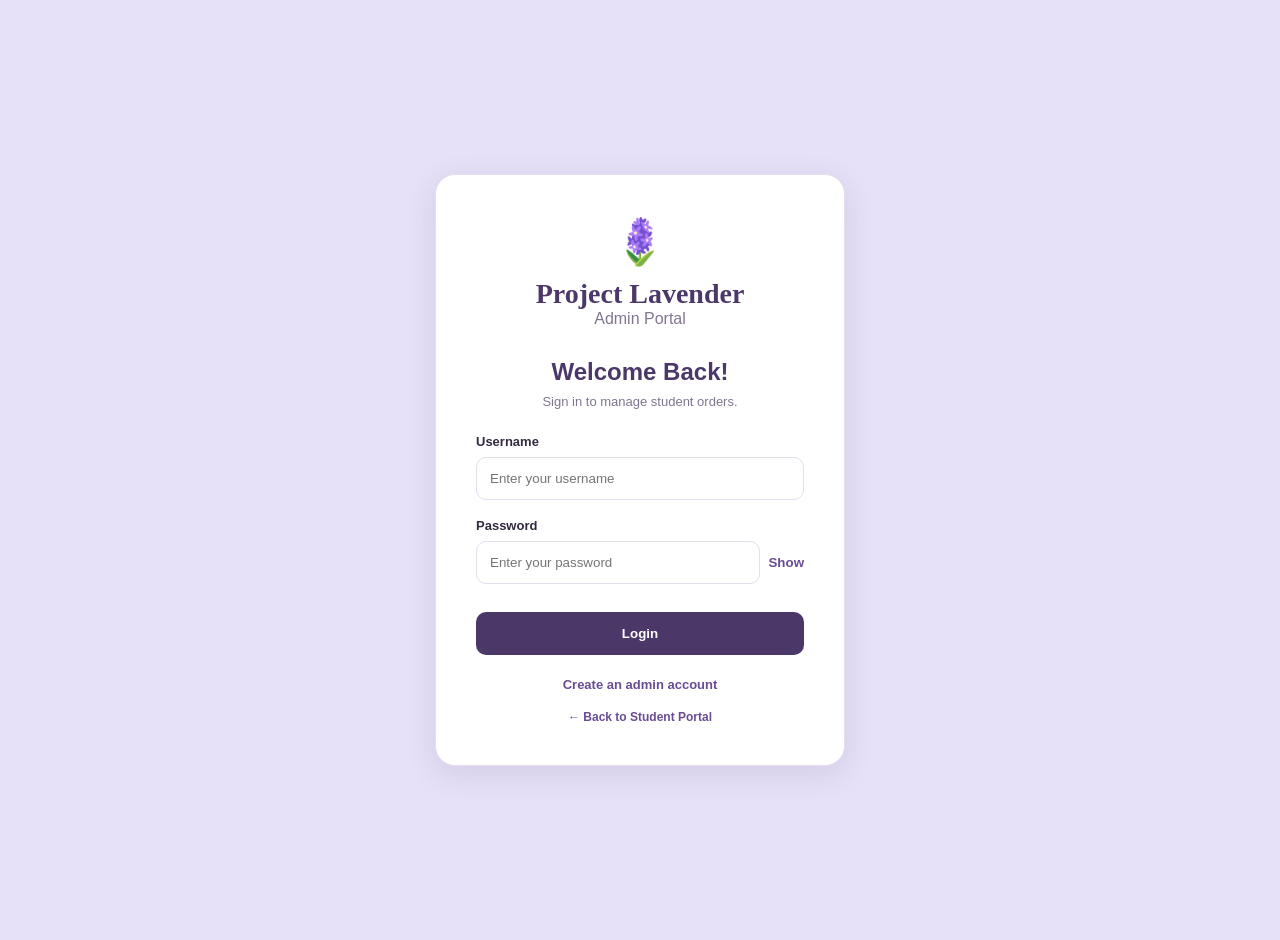
<file: index.html>
<!DOCTYPE html>
<html lang="en">
<head>
    <meta charset="UTF-8">
    <meta name="viewport" content="width=device-width, initial-scale=1.0">
    <title>Project Lavender Admin</title>

    <meta http-equiv="refresh" content="0; url=admin_login.html">
</head>
<body>
    <p>Redirecting to Admin Login...</p>
</body>
</html>
</file>
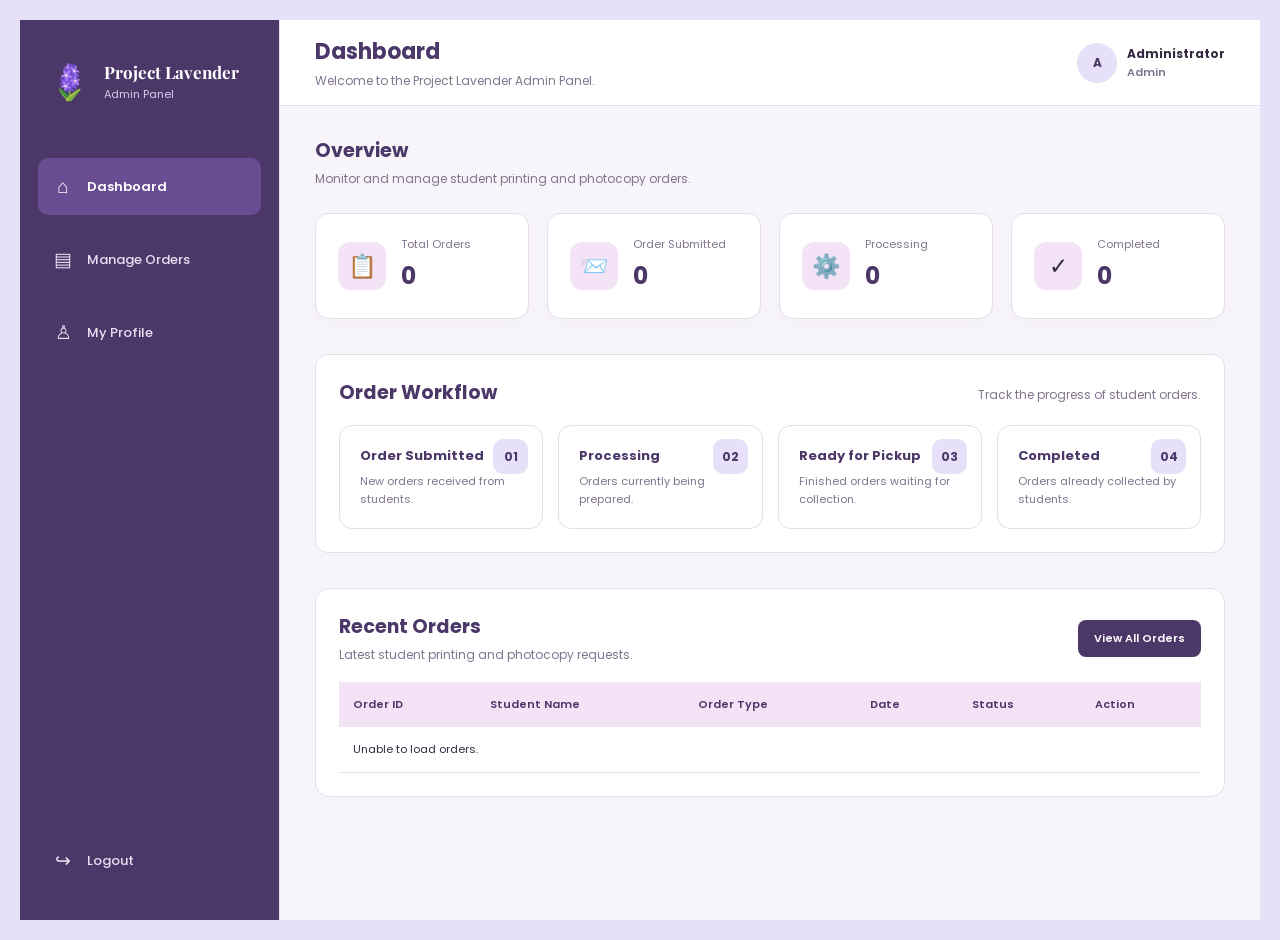
<file: admin_dashboard.html>
<!DOCTYPE html>
<html lang="en">
<head>
    <meta charset="UTF-8">
    <meta name="viewport" content="width=device-width, initial-scale=1.0">
    <meta name="theme-color" content="#E6E0F8">

    <title>Admin Dashboard | Project Lavender</title>

    <link rel="stylesheet" href="admin.css">
    <link href="https://fonts.googleapis.com/css2?family=Poppins:wght@400;500;600;700&family=Playfair+Display:wght@600;700&display=swap" rel="stylesheet">
</head>
<body>

    <div class="admin-container">

        <aside class="sidebar" id="sidebar">

            <div class="sidebar-brand">
                <span class="brand-icon">🪻</span>
                <div>
                    <h2>Project Lavender</h2>
                    <p>Admin Panel</p>
                </div>
            </div>

            <nav class="sidebar-nav">
                <a href="admin_dashboard.html" class="nav-link active">
                    <span>⌂</span>
                    Dashboard
                </a>

                <a href="admin_order.html" class="nav-link">
                    <span>▤</span>
                    Manage Orders
                </a>
                <a href="admin_profile.html" class="nav-link">
                    <span>♙</span>
                    My Profile
                </a>
            </nav>

            <div class="sidebar-bottom">
                <a href="admin_login.html" class="nav-link" id="logoutBtn">
                    <span>↪</span>
                    Logout
                </a>
            </div>

        </aside>

        <main class="main-content">

            <header class="topbar">
                <button type="button" class="menu-toggle" id="menuToggle" aria-label="Toggle navigation">
                    ☰
                </button>

                <div class="topbar-title">
                    <h1>Dashboard</h1>
                    <p>Welcome to the Project Lavender Admin Panel.</p>
                </div>

                <div class="admin-profile">
                    <span class="admin-avatar">A</span>
                    <div>
                        <strong>Administrator</strong>
                        <small>Admin</small>
                    </div>
                </div>
            </header>

            <section class="dashboard-content">

                <div class="welcome-section">
                    <h2>Overview</h2>
                    <p>Monitor and manage student printing and photocopy orders.</p>
                </div>

                <div class="stats-container">

                    <article class="stat-card">
                        <div class="stat-icon">📋</div>
                        <div>
                            <p>Total Orders</p>
                            <h3 id="totalOrders">0</h3>
                        </div>
                    </article>

                    <article class="stat-card">
                        <div class="stat-icon">📨</div>
                        <div>
                            <p>Order Submitted</p>
                            <h3 id="submittedOrders">0</h3>
                        </div>
                    </article>

                    <article class="stat-card">
                        <div class="stat-icon">⚙️</div>
                        <div>
                            <p>Processing</p>
                            <h3 id="processingOrders">0</h3>
                        </div>
                    </article>

                    <article class="stat-card">
                        <div class="stat-icon">✓</div>
                        <div>
                            <p>Completed</p>
                            <h3 id="completedOrders">0</h3>
                        </div>
                    </article>

                </div>

                <section class="workflow-section">
                    <div class="section-heading">
                        <h2>Order Workflow</h2>
                        <p>Track the progress of student orders.</p>
                    </div>

                    <div class="workflow-container">

                        <article class="workflow-card">
                            <span class="workflow-number">01</span>
                            <h3>Order Submitted</h3>
                            <p>New orders received from students.</p>
                        </article>

                        <article class="workflow-card">
                            <span class="workflow-number">02</span>
                            <h3>Processing</h3>
                            <p>Orders currently being prepared.</p>
                        </article>

                        <article class="workflow-card">
                            <span class="workflow-number">03</span>
                            <h3>Ready for Pickup</h3>
                            <p>Finished orders waiting for collection.</p>
                        </article>

                        <article class="workflow-card">
                            <span class="workflow-number">04</span>
                            <h3>Completed</h3>
                            <p>Orders already collected by students.</p>
                        </article>

                    </div>
                </section>

                <section class="recent-orders-section">

                    <div class="section-heading">
                        <div>
                            <h2>Recent Orders</h2>
                            <p>Latest student printing and photocopy requests.</p>
                        </div>

                        <a href="admin_orders.html" class="view-all-btn">View All Orders</a>
                    </div>

                    <div class="table-container">
                        <table class="orders-table">
                            <thead>
                                <tr>
                                    <th>Order ID</th>
                                    <th>Student Name</th>
                                    <th>Order Type</th>
                                    <th>Date</th>
                                    <th>Status</th>
                                    <th>Action</th>
                                </tr>
                            </thead>

                            <tbody id="recentOrders">
                                <tr>
                                    <td colspan="6" class="empty-message">
                                        No orders available.
                                    </td>
                                </tr>
                            </tbody>
                        </table>
                    </div>

                </section>

            </section>

        </main>

    </div>

    <script src="dashboard.js"></script>
</body>
</html>
</file>
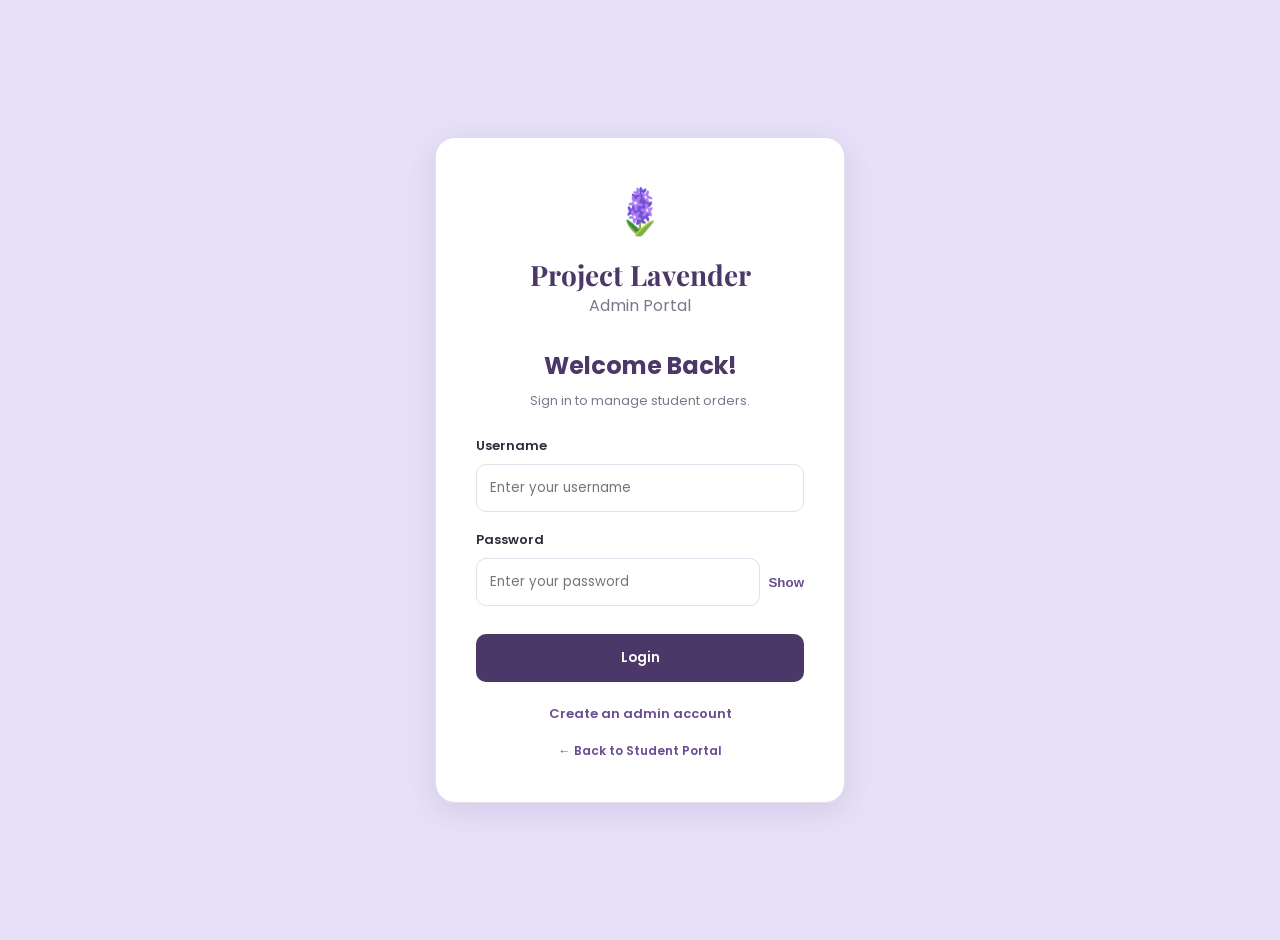
<file: admin_login.html>
<!DOCTYPE html>
<html lang="en">
<head>
    <meta charset="UTF-8">
    <meta name="viewport" content="width=device-width, initial-scale=1.0">
    <meta name="theme-color" content="#E6E0F8">

    <title>Admin Login | Project Lavender</title>

    <link rel="stylesheet" href="admin.css">
    <link href="https://fonts.googleapis.com/css2?family=Poppins:wght@400;500;600;700&family=Playfair+Display:wght@600;700&display=swap" rel="stylesheet">
</head>
<body>

    <main class="login-container">
        <section class="login-card">

            <div class="login-logo">🪻</div>

            <h1>Project Lavender</h1>
            <p class="login-subtitle">Admin Portal</p>

            <h2>Welcome Back!</h2>
            <p class="login-description">Sign in to manage student orders.</p>

            <form id="adminLoginForm">

                <div class="form-group">
                    <label for="adminUsername">Username</label>
                    <input
                        type="text"
                        id="adminUsername"
                        name="username"
                        placeholder="Enter your username"
                        autocomplete="username"
                        required
                    >
                </div>

                <div class="form-group">
                    <label for="adminPassword">Password</label>

                    <div class="password-wrapper">
                        <input
                            type="password"
                            id="adminPassword"
                            name="password"
                            placeholder="Enter your password"
                            autocomplete="current-password"
                            required
                        >

                        <button type="button" id="togglePassword">Show</button>
                    </div>
                </div>

                <p id="loginMessage" class="form-message" aria-live="polite"></p>

                <button type="submit" class="login-btn">Login</button>

            </form>

            <p class="create_admin">
                <a href="admin_register.html">Create an admin account</a>
            </p>

            <a href="../student/index.html" class="back-link">← Back to Student Portal</a>

        </section>
    </main>

    <script src="admin.js"></script>
</body>
</html>
</file>
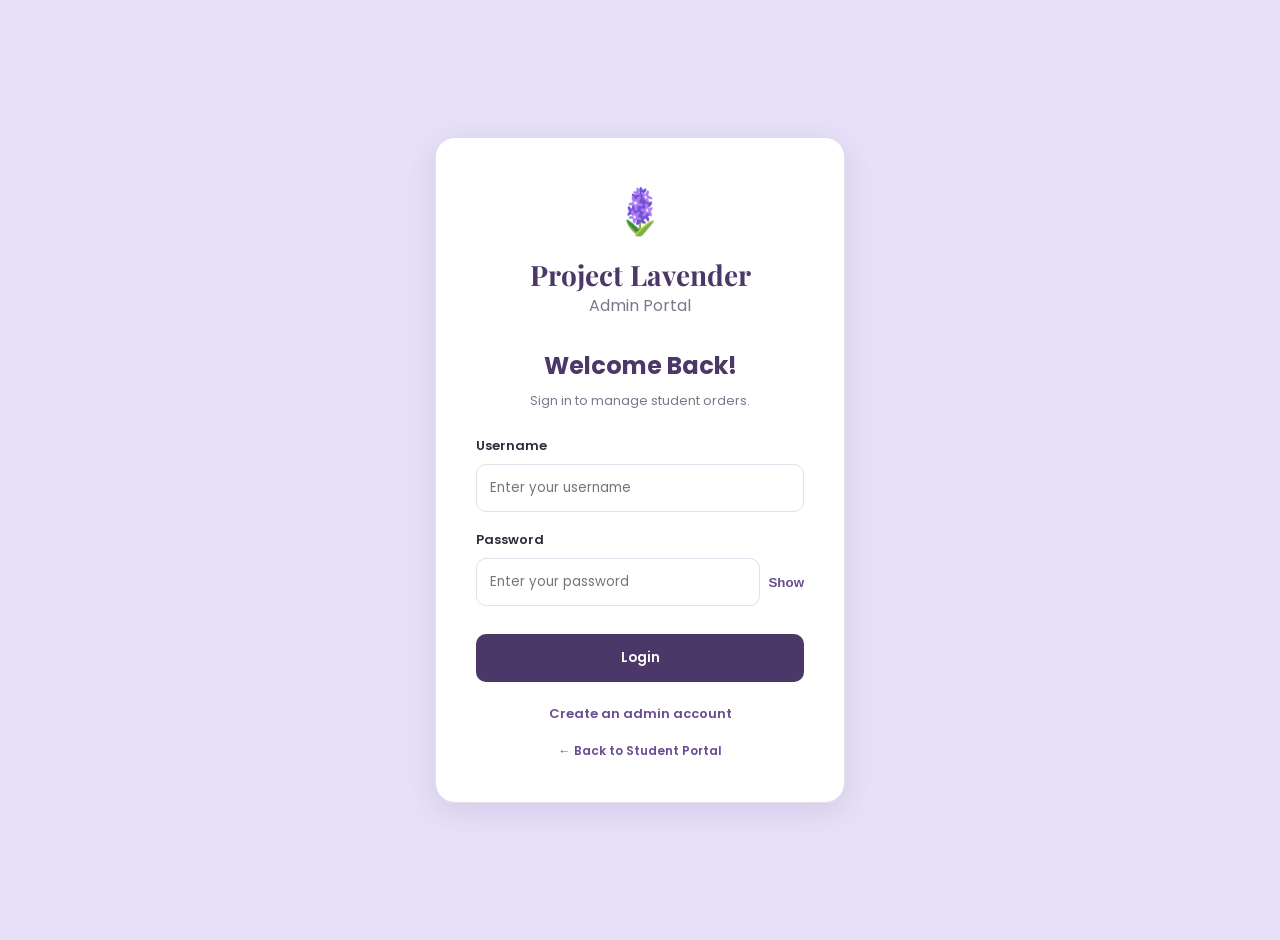
<file: admin_profile.html>
<!DOCTYPE html>
<html lang="en">
<head>
    <meta charset="UTF-8">
    <meta name="viewport" content="width=device-width, initial-scale=1.0">
    <meta name="theme-color" content="#E6E0F8">

    <title>Admin Profile | Project Lavender</title>

    <link rel="stylesheet" href="admin.css">

    <link href="https://fonts.googleapis.com/css2?family=Poppins:wght@400;500;600;700&family=Playfair+Display:wght@600;700&display=swap" rel="stylesheet">
</head>

<body>

    <div class="admin-container">

        <aside class="sidebar" id="sidebar">

            <div class="sidebar-brand">
                <span class="brand-icon">🪻</span>
                <div>
                    <h2>Project Lavender</h2>
                    <p>Admin Panel</p>
                </div>
            </div>

            <nav class="sidebar-nav">
                <a href="admin_dashboard.html" class="nav-link">
                    <span>⌂</span>
                    Dashboard
                </a>

                <a href="admin_order.html" class="nav-link">
                    <span>▤</span>
                    Manage Orders
                </a>

                <a href="admin_profile.html" class="nav-link active" aria-current="page">
                    <span>♙</span>
                    My Profile
                </a>
            </nav>

            <div class="sidebar-bottom">
                <a href="admin_login.html" class="nav-link" id="logoutBtn">
                    <span>↪</span>
                    Logout
                </a>
            </div>

        </aside>

        <main class="main-content">

            <header class="topbar">

                <button
                    type="button"
                    class="menu-toggle"
                    id="menuToggle"
                    aria-label="Toggle navigation"
                    aria-controls="sidebar"
                    aria-expanded="false"
                >
                    ☰
                </button>

                <div class="topbar-title">
                    <h1>My Profile</h1>
                    <p>View and manage your administrator account.</p>
                </div>

                <div class="admin-profile">
                    <span class="admin-avatar" id="topbarAvatar">A</span>
                    <div>
                        <strong id="topbarName">Administrator</strong>
                        <small>Admin</small>
                    </div>
                </div>

            </header>

            <section class="profile-content">

                <section class="panel profile-panel" aria-label="Administrator profile">

                    <div class="profile-container">

                        <div class="profile-header">

                            <div class="profile-avatar" id="profileAvatar">A</div>

                            <h2 id="profileName">Administrator</h2>

                            <p>System Administrator</p>

                        </div>

                        <div class="profile-details">

                            <div class="profile-info">
                                <span>Username</span>
                                <p id="profileUserName">Loading...</p>
                            </div>

                            <div class="profile-info">
                                <span>Full Name</span>
                                <p id="profileFullName">Loading...</p>
                            </div>

                            <div class="profile-info">
                                <span>Email Address</span>
                                <p id="profileEmail">Not provided</p>
                            </div>

                            <div class="profile-info">
                                <span>Password</span>
                                <p id="profilePassword">********</p>
                            </div>

                            <div class="profile-info">
                                <span>Staff Role</span>
                                <p id="profileRole">Administrator</p>
                            </div>

                            <div class="profile-info">
                                <span>Account Status</span>
                                <p class="account-status">
                                    <span class="status-dot online" id="statusDot"></span>
                                    <span id="profileAccountStatus">Active</span>
                                </p>
                            </div>

                        </div>

                        <div class="profile-actions">

                            <button
                                type="button"
                                class="secondary-button"
                                id="changeName"
                            >
                                Change Full Name
                            </button>


                        </div>

                    </div>

                </section>

                <footer class="profile-footer">
                    Your campus printing made simpler.
                </footer>

            </section>

        </main>

    </div>

    <script src="profile.js" defer></script>

</body>
</html>
</file>
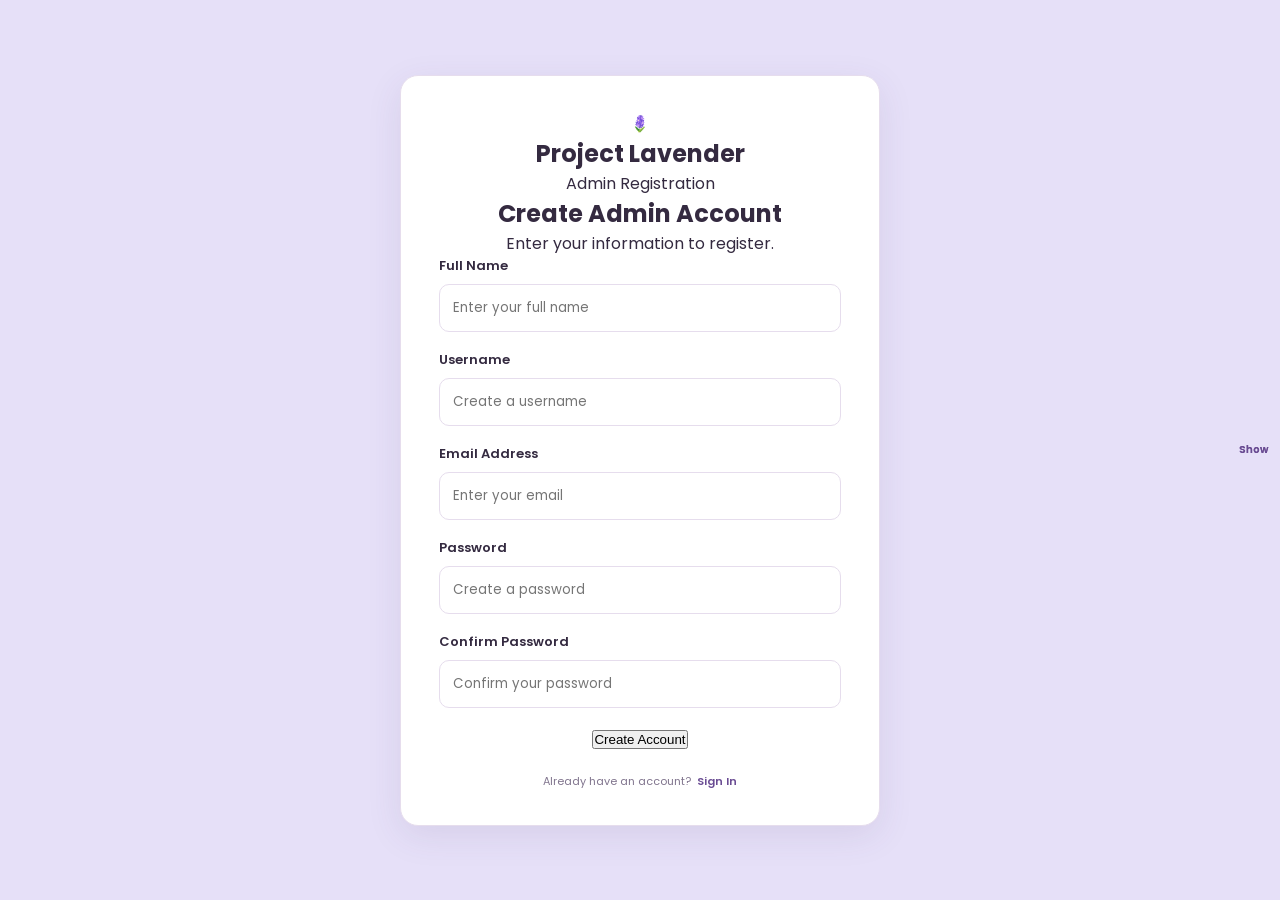
<file: admin_register.html>
<!DOCTYPE html>
<html lang="en">
<head>
    <meta charset="UTF-8">
    <meta name="viewport" content="width=device-width, initial-scale=1.0">
    <meta name="theme-color" content="#E6E0F8">

    <title>Admin Registration | Project Lavender</title>

    <link rel="stylesheet" href="admin.css">
    <link href="https://fonts.googleapis.com/css2?family=Poppins:wght@400;500;600;700&family=Playfair+Display:wght@600;700&display=swap" rel="stylesheet">
</head>
<body>

    <main class="register-container">
        <section class="register-card">

            <div class="register-logo">🪻</div>

            <h1>Project Lavender</h1>
            <p class="register-subtitle">Admin Registration</p>

            <h2>Create Admin Account</h2>
            <p class="register-description">Enter your information to register.</p>

            <form id="adminRegisterForm">

                <div class="form-group">
                    <label for="adminFullName">Full Name</label>
                    <input
                        type="text"
                        id="adminFullName"
                        placeholder="Enter your full name"
                        autocomplete="name"
                        required
                    >
                </div>

                <div class="form-group">
                    <label for="adminUsername">Username</label>
                    <input
                        type="text"
                        id="adminUsername"
                        placeholder="Create a username"
                        autocomplete="username"
                        required
                    >
                </div>

                <div class="form-group">
                    <label for="adminEmail">Email Address</label>
                    <input
                        type="email"
                        id="adminEmail"
                        placeholder="Enter your email"
                        autocomplete="email"
                        required
                    >
                </div>

                <div class="form-group">
                    <label for="adminPassword">Password</label>
                    <div class="password-wrapper">
                        <input
                            type="password"
                            id="adminPassword"
                            placeholder="Create a password"
                            autocomplete="new-password"
                            required
                        >
                        <button type="button" class="toggle-password" data-target="adminPassword">Show</button>
                    </div>
                </div>

                <div class="form-group">
                    <label for="confirmPassword">Confirm Password</label>
                    <div class="password-wrapper">
                        <input
                            type="password"
                            id="confirmPassword"
                            placeholder="Confirm your password"
                            autocomplete="new-password"
                            required
                        >
                        <button type="button" class="toggle-password" data-target="confirmPassword">Show</button>
                    </div>
                </div>

                <p id="registerMessage" class="form-message" aria-live="polite"></p>

                <button type="submit" class="register-btn">Create Account</button>

            </form>

            <p class="login-link">
                Already have an account?
                <a href="admin_login.html">Sign In</a>
            </p>

        </section>
    </main>

    <script src="register.js"></script>
</body>
</html>
</file>
<file: admin.css>
* {
    margin: 0;
    padding: 0;
    box-sizing: border-box;
}

body {
    min-height: 100vh;
    font-family: "Poppins", sans-serif;
    background: #E6E0F8;
    color: #342A40;
}

.login-container {
    min-height: 100vh;
    display: flex;
    flex-direction: column;
    justify-content: center;
    align-items: center;
    padding: 30px 20px;
}

.login-card {
    width: 100%;
    max-width: 440px;
    padding: 40px;
    background: #FFFFFF;
    border: 1px solid #E6DDED;
    border-radius: 20px;
    box-shadow: 0 12px 35px rgba(75, 56, 105, 0.12);
}

.logo-container {
    text-align: center;
    margin-bottom: 35px;
}

.logo {
    width: 65px;
    height: 65px;
    margin: 0 auto 12px;
    display: flex;
    justify-content: center;
    align-items: center;
    background: #F4E3F6;
    color: #6A4C93;
    border-radius: 50%;
    font-size: 38px;
}

.logo-container h1 {
    font-family: "Playfair Display", serif;
    font-size: 27px;
    color: #4B3869;
}

.logo-container p {
    margin-top: 5px;
    font-size: 11px;
    color: #81758E;
}

.login-heading {
    margin-bottom: 25px;
}

.login-heading h2 {
    font-size: 23px;
    color: #4B3869;
}

.login-heading p {
    margin-top: 5px;
    font-size: 13px;
    color: #81758E;
}

.input-group {
    margin-bottom: 20px;
}

.input-group label {
    display: block;
    margin-bottom: 8px;
    font-size: 13px;
    font-weight: 600;
    color: #4B3869;
}

.input-group input {
    width: 100%;
    height: 48px;
    padding: 0 14px;
    border: 1px solid #E6DDED;
    border-radius: 9px;
    outline: none;
    background: #FCFAFD;
    color: #342A40;
    font-family: "Poppins", sans-serif;
    font-size: 13px;
}

.input-group input:focus {
    border-color: #6A4C93;
    box-shadow: 0 0 0 3px rgba(106, 76, 147, 0.10);
}

.password-container {
    position: relative;
}

.password-container input {
    padding-right: 65px;
}

.toggle-password {
    position: absolute;
    right: 12px;
    top: 50%;
    transform: translateY(-50%);
    border: none;
    background: none;
    color: #6A4C93;
    font-family: "Poppins", sans-serif;
    font-size: 12px;
    font-weight: 600;
    cursor: pointer;
}

.login-button {
    width: 100%;
    height: 48px;
    margin-top: 8px;
    border: none;
    border-radius: 9px;
    background: #4B3869;
    color: white;
    font-family: "Poppins", sans-serif;
    font-size: 14px;
    font-weight: 600;
    cursor: pointer;
    transition: 0.2s ease;
}

.login-button:hover {
    background: #6A4C93;
    transform: translateY(-2px);
}

.login-message {
    min-height: 18px;
    margin-bottom: 8px;
    font-size: 12px;
    text-align: center;
    color: #B42336;
}

.back-link {
    display: block;
    margin-top: 25px;
    text-align: center;
    text-decoration: none;
    color: #6A4C93;
    font-size: 12px;
    font-weight: 500;
}

.back-link:hover {
    text-decoration: underline;
}

footer {
    margin-top: 25px;
    text-align: center;
    color: #81758E;
    font-size: 11px;
}

@media (max-width: 480px) {
    .login-card {
        padding: 30px 22px;
    }

    .logo-container h1 {
        font-size: 24px;
    }
}






* {
    margin: 0;
    padding: 0;
    box-sizing: border-box;
}

body {
    font-family: "Poppins", sans-serif;
    background: #F8F5FA;
    color: #342A40;
}

.dashboard-container {
    display: flex;
    min-height: 100vh;
}

/* SIDEBAR */

.sidebar {
    width: 255px;
    min-height: 100vh;
    padding: 25px 18px;
    background: #FFFFFF;
    border-right: 1px solid #E6DDED;
    display: flex;
    flex-direction: column;
    flex-shrink: 0;
}

.sidebar-logo {
    display: flex;
    align-items: center;
    gap: 12px;
    padding: 5px 8px 30px;
}

.logo-icon {
    width: 43px;
    height: 43px;
    display: flex;
    justify-content: center;
    align-items: center;
    background: #F4E3F6;
    border-radius: 12px;
    color: #6A4C93;
    font-size: 27px;
}

.sidebar-logo h2 {
    font-family: "Playfair Display", serif;
    font-size: 17px;
    color: #4B3869;
}

.sidebar-logo p {
    font-size: 11px;
    color: #81758E;
}

.nav-label {
    margin: 15px 10px 10px;
    color: #A49AAA;
    font-size: 10px;
    font-weight: 600;
    letter-spacing: 1px;
}

.sidebar-nav {
    flex: 1;
}

.nav-link {
    width: 100%;
    display: flex;
    align-items: center;
    gap: 13px;
    padding: 13px 14px;
    margin-bottom: 6px;
    border: none;
    border-radius: 9px;
    background: transparent;
    color: #81758E;
    text-decoration: none;
    font-family: "Poppins", sans-serif;
    font-size: 13px;
    font-weight: 500;
    text-align: left;
    cursor: pointer;
    transition: 0.2s;
}

.nav-link span {
    font-size: 19px;
    width: 22px;
    text-align: center;
}

.nav-link:hover,
.nav-link.active {
    background: #F4E3F6;
    color: #4B3869;
}

.nav-link.active {
    font-weight: 600;
}

.nav-divider {
    height: 1px;
    background: #E6DDED;
    margin: 20px 5px;
}

.logout-link:hover {
    background: #FFF1F2;
    color: #B42336;
}

.sidebar-footer {
    display: flex;
    align-items: center;
    gap: 11px;
    padding: 17px 8px 5px;
    border-top: 1px solid #E6DDED;
}

.admin-avatar {
    width: 38px;
    height: 38px;
    display: flex;
    justify-content: center;
    align-items: center;
    border-radius: 50%;
    background: #6A4C93;
    color: white;
    font-weight: 600;
}

.sidebar-footer strong {
    font-size: 12px;
    color: #4B3869;
}

.sidebar-footer p {
    font-size: 10px;
    color: #81758E;
}

/* MAIN CONTENT */

.main-content {
    flex: 1;
    min-width: 0;
}

.topbar {
    min-height: 85px;
    padding: 18px 35px;
    display: flex;
    align-items: center;
    justify-content: space-between;
    background: #FFFFFF;
    border-bottom: 1px solid #E6DDED;
}

.topbar h1 {
    font-size: 20px;
    color: #4B3869;
}

.topbar p {
    margin-top: 3px;
    font-size: 12px;
    color: #81758E;
}

.admin-profile {
    display: flex;
    align-items: center;
    gap: 10px;
    font-size: 12px;
    font-weight: 600;
    color: #4B3869;
}

.menu-toggle {
    display: none;
    border: none;
    background: none;
    color: #4B3869;
    font-size: 24px;
    cursor: pointer;
}

.dashboard-content {
    padding: 30px 35px;
}

.page-heading,
.section-heading {
    display: flex;
    justify-content: space-between;
    align-items: center;
    gap: 15px;
}

.page-heading {
    margin-bottom: 25px;
}

.page-heading h2,
.section-heading h2 {
    font-size: 19px;
    color: #4B3869;
}

.page-heading p,
.section-heading p {
    margin-top: 5px;
    font-size: 12px;
    color: #81758E;
}

.primary-button {
    padding: 11px 17px;
    border-radius: 8px;
    background: #4B3869;
    color: #FFFFFF;
    text-decoration: none;
    font-size: 12px;
    font-weight: 600;
    transition: 0.2s;
}

.primary-button:hover {
    background: #6A4C93;
}

/* STATISTICS */

.stats-grid {
    display: grid;
    grid-template-columns: repeat(4, minmax(0, 1fr));
    gap: 18px;
    margin-bottom: 30px;
}

.stat-card {
    display: flex;
    align-items: center;
    gap: 14px;
    padding: 20px 16px;
    background: #FFFFFF;
    border: 1px solid #E6DDED;
    border-radius: 13px;
    box-shadow: 0 4px 12px rgba(75, 56, 105, 0.04);
}

.stat-icon {
    width: 45px;
    height: 45px;
    flex-shrink: 0;
    display: flex;
    justify-content: center;
    align-items: center;
    border-radius: 12px;
    font-size: 21px;
}

.purple {
    background: #F0E9FA;
    color: #6A4C93;
}

.orange {
    background: #FFF0DC;
    color: #D98A24;
}

.blue {
    background: #E5F0FF;
    color: #3978C5;
}

.green {
    background: #E4F6EA;
    color: #29975A;
}

.stat-card p {
    font-size: 11px;
    color: #81758E;
}

.stat-card h3 {
    margin: 3px 0;
    font-size: 25px;
    color: #4B3869;
}

.stat-card span {
    font-size: 9px;
    color: #A49AAA;
}

/* ORDERS TABLE */

.orders-section,
.workflow-section {
    padding: 23px;
    margin-bottom: 25px;
    background: #FFFFFF;
    border: 1px solid #E6DDED;
    border-radius: 13px;
}

.section-heading {
    margin-bottom: 20px;
}

.view-all {
    color: #6A4C93;
    text-decoration: none;
    font-size: 12px;
    font-weight: 600;
}

.view-all:hover {
    text-decoration: underline;
}

.table-container {
    width: 100%;
    overflow-x: auto;
}

table {
    width: 100%;
    min-width: 700px;
    border-collapse: collapse;
}

thead {
    background: #F8F5FA;
}

th {
    padding: 13px 12px;
    color: #81758E;
    font-size: 11px;
    font-weight: 600;
    text-align: left;
}

td {
    padding: 15px 12px;
    border-bottom: 1px solid #F0EBF3;
    font-size: 11px;
    color: #4B3869;
}

.empty-row {
    padding: 35px;
    text-align: center;
    color: #A49AAA;
}

.status {
    display: inline-block;
    padding: 6px 10px;
    border-radius: 20px;
    font-size: 10px;
    font-weight: 600;
}

.status-submitted {
    background: #FFF0DC;
    color: #B7791F;
}

.status-processing {
    background: #E5F0FF;
    color: #3978C5;
}

.status-ready {
    background: #E4F6EA;
    color: #29975A;
}

.status-completed {
    background: #F0E9FA;
    color: #6A4C93;
}

.action-link {
    color: #6A4C93;
    text-decoration: none;
    font-size: 11px;
    font-weight: 600;
}

.action-link:hover {
    text-decoration: underline;
}

/* ORDER WORKFLOW */

.workflow-grid {
    display: grid;
    grid-template-columns: repeat(4, minmax(0, 1fr));
    gap: 15px;
}

.workflow-card {
    position: relative;
    padding: 20px 16px;
    border: 1px solid #E6DDED;
    border-radius: 11px;
    background: #FCFAFD;
}

.workflow-number {
    position: absolute;
    top: 13px;
    right: 14px;
    color: #D5CBDD;
    font-size: 12px;
    font-weight: 700;
}

.workflow-icon {
    width: 40px;
    height: 40px;
    display: flex;
    align-items: center;
    justify-content: center;
    margin-bottom: 15px;
    border-radius: 10px;
    font-size: 19px;
}

.workflow-card h3 {
    margin-bottom: 7px;
    color: #4B3869;
    font-size: 12px;
}

.workflow-card p {
    color: #81758E;
    font-size: 10px;
    line-height: 1.7;
}

/* RESPONSIVE DESIGN */

@media (max-width: 1100px) {
    .stats-grid {
        grid-template-columns: repeat(2, 1fr);
    }

    .workflow-grid {
        grid-template-columns: repeat(2, 1fr);
    }
}

@media (max-width: 750px) {
    .sidebar {
        position: fixed;
        top: 0;
        left: -270px;
        z-index: 100;
        width: 255px;
        transition: 0.3s;
        box-shadow: 5px 0 20px rgba(0, 0, 0, 0.08);
    }

    .sidebar.show {
        left: 0;
    }

    .menu-toggle {
        display: block;
        margin-right: 12px;
    }

    .topbar {
        justify-content: flex-start;
        padding: 18px 20px;
    }

    .admin-profile {
        margin-left: auto;
    }

    .dashboard-content {
        padding: 25px 18px;
    }
}

@media (max-width: 500px) {
    .stats-grid {
        grid-template-columns: 1fr;
    }

    .workflow-grid {
        grid-template-columns: 1fr;
    }

    .page-heading {
        align-items: flex-start;
        flex-direction: column;
    }

    .page-heading h2 {
        font-size: 18px;
    }

    .admin-profile span {
        display: none;
    }

    .orders-section,
    .workflow-section {
        padding: 16px;
    }
}



















* {
    margin: 0;
    padding: 0;
    box-sizing: border-box;
}

body {
    font-family: "Poppins", sans-serif;
    background: #F8F5FA;
    color: #342A40;
}

.dashboard-container {
    display: flex;
    min-height: 100vh;
}

/* SIDEBAR */

.sidebar {
    width: 255px;
    min-height: 100vh;
    padding: 25px 18px;
    background: #FFFFFF;
    border-right: 1px solid #E6DDED;
    display: flex;
    flex-direction: column;
    flex-shrink: 0;
}

.sidebar-logo {
    display: flex;
    align-items: center;
    gap: 12px;
    padding: 5px 8px 30px;
}

.logo-icon {
    width: 43px;
    height: 43px;
    display: flex;
    justify-content: center;
    align-items: center;
    background: #F4E3F6;
    border-radius: 12px;
    color: #6A4C93;
    font-size: 27px;
}

.sidebar-logo h2 {
    font-family: "Playfair Display", serif;
    font-size: 17px;
    color: #4B3869;
}

.sidebar-logo p {
    font-size: 11px;
    color: #81758E;
}

.nav-label {
    margin: 15px 10px 10px;
    color: #A49AAA;
    font-size: 10px;
    font-weight: 600;
    letter-spacing: 1px;
}

.sidebar-nav {
    flex: 1;
}

.nav-link {
    width: 100%;
    display: flex;
    align-items: center;
    gap: 13px;
    padding: 13px 14px;
    margin-bottom: 6px;
    border: none;
    border-radius: 9px;
    background: transparent;
    color: #81758E;
    text-decoration: none;
    font-family: "Poppins", sans-serif;
    font-size: 13px;
    font-weight: 500;
    text-align: left;
    cursor: pointer;
    transition: 0.2s;
}

.nav-link span {
    font-size: 19px;
    width: 22px;
    text-align: center;
}



.nav-link.active {
    font-weight: 600;
}

.nav-divider {
    height: 1px;
    background: #E6DDED;
    margin: 20px 5px;
}

.logout-link:hover {
    background: #FFF1F2;
    color: #B42336;
}

.sidebar-footer {
    display: flex;
    align-items: center;
    gap: 11px;
    padding: 17px 8px 5px;
    border-top: 1px solid #E6DDED;
}

.admin-avatar {
    width: 38px;
    height: 38px;
    display: flex;
    justify-content: center;
    align-items: center;
    border-radius: 50%;
    background: #6A4C93;
    color: white;
    font-weight: 600;
}

.sidebar-footer strong {
    font-size: 12px;
    color: #4B3869;
}

.sidebar-footer p {
    font-size: 10px;
    color: #81758E;
}

/* MAIN CONTENT */

.main-content {
    flex: 1;
    min-width: 0;
}

.topbar {
    min-height: 85px;
    padding: 18px 35px;
    display: flex;
    align-items: center;
    justify-content: space-between;
    background: #FFFFFF;
    border-bottom: 1px solid #E6DDED;
}

.topbar h1 {
    font-size: 20px;
    color: #4B3869;
}

.topbar p {
    margin-top: 3px;
    font-size: 12px;
    color: #81758E;
}

.admin-profile {
    display: flex;
    align-items: center;
    gap: 10px;
    font-size: 12px;
    font-weight: 600;
    color: #4B3869;
}

.menu-toggle {
    display: none;
    border: none;
    background: none;
    color: #4B3869;
    font-size: 24px;
    cursor: pointer;
}

.dashboard-content {
    padding: 30px 35px;
}

.page-heading,
.section-heading {
    display: flex;
    justify-content: space-between;
    align-items: center;
    gap: 15px;
}

.page-heading {
    margin-bottom: 25px;
}

.page-heading h2,
.section-heading h2 {
    font-size: 19px;
    color: #4B3869;
}

.page-heading p,
.section-heading p {
    margin-top: 5px;
    font-size: 12px;
    color: #81758E;
}

.primary-button {
    padding: 11px 17px;
    border-radius: 8px;
    background: #4B3869;
    color: #FFFFFF;
    text-decoration: none;
    font-size: 12px;
    font-weight: 600;
    transition: 0.2s;
}

.primary-button:hover {
    background: #6A4C93;
}

/* STATISTICS */

.stats-grid {
    display: grid;
    grid-template-columns: repeat(4, minmax(0, 1fr));
    gap: 18px;
    margin-bottom: 30px;
}

.stat-card {
    display: flex;
    align-items: center;
    gap: 14px;
    padding: 20px 16px;
    background: #FFFFFF;
    border: 1px solid #E6DDED;
    border-radius: 13px;
    box-shadow: 0 4px 12px rgba(75, 56, 105, 0.04);
}

.stat-icon {
    width: 45px;
    height: 45px;
    flex-shrink: 0;
    display: flex;
    justify-content: center;
    align-items: center;
    border-radius: 12px;
    font-size: 21px;
}

.purple {
    background: #F0E9FA;
    color: #6A4C93;
}

.orange {
    background: #FFF0DC;
    color: #D98A24;
}

.blue {
    background: #E5F0FF;
    color: #3978C5;
}

.green {
    background: #E4F6EA;
    color: #29975A;
}

.stat-card p {
    font-size: 11px;
    color: #81758E;
}

.stat-card h3 {
    margin: 3px 0;
    font-size: 25px;
    color: #4B3869;
}

.stat-card span {
    font-size: 9px;
    color: #A49AAA;
}

/* ORDERS TABLE */

.orders-section,
.workflow-section {
    padding: 23px;
    margin-bottom: 25px;
    background: #FFFFFF;
    border: 1px solid #E6DDED;
    border-radius: 13px;
}

.section-heading {
    margin-bottom: 20px;
}

.view-all {
    color: #6A4C93;
    text-decoration: none;
    font-size: 12px;
    font-weight: 600;
}

.view-all:hover {
    text-decoration: underline;
}

.table-container {
    width: 100%;
    overflow-x: auto;
}

table {
    width: 100%;
    min-width: 700px;
    border-collapse: collapse;
}

thead {
    background: #F8F5FA;
}

th {
    padding: 13px 12px;
    color: #81758E;
    font-size: 11px;
    font-weight: 600;
    text-align: left;
}

td {
    padding: 15px 12px;
    border-bottom: 1px solid #F0EBF3;
    font-size: 11px;
    color: #4B3869;
}

.empty-row {
    padding: 35px;
    text-align: center;
    color: #A49AAA;
}

.status {
    display: inline-block;
    padding: 6px 10px;
    border-radius: 20px;
    font-size: 10px;
    font-weight: 600;
}

.status-submitted {
    background: #FFF0DC;
    color: #B7791F;
}

.status-processing {
    background: #E5F0FF;
    color: #3978C5;
}

.status-ready {
    background: #E4F6EA;
    color: #29975A;
}

.status-completed {
    background: #F0E9FA;
    color: #6A4C93;
}

.action-link {
    color: #6A4C93;
    text-decoration: none;
    font-size: 11px;
    font-weight: 600;
}

.action-link:hover {
    text-decoration: underline;
}

/* ORDER WORKFLOW */

.workflow-grid {
    display: grid;
    grid-template-columns: repeat(4, minmax(0, 1fr));
    gap: 15px;
}

.workflow-card {
    position: relative;
    padding: 20px 16px;
    border: 1px solid #E6DDED;
    border-radius: 11px;
    background: #FCFAFD;
}

.workflow-number {
    position: absolute;
    top: 13px;
    right: 14px;
    color: #D5CBDD;
    font-size: 12px;
    font-weight: 700;
}

.workflow-icon {
    width: 40px;
    height: 40px;
    display: flex;
    align-items: center;
    justify-content: center;
    margin-bottom: 15px;
    border-radius: 10px;
    font-size: 19px;
}

.workflow-card h3 {
    margin-bottom: 7px;
    color: #4B3869;
    font-size: 12px;
}

.workflow-card p {
    color: #81758E;
    font-size: 10px;
    line-height: 1.7;
}

/* RESPONSIVE DESIGN */

@media (max-width: 1100px) {
    .stats-grid {
        grid-template-columns: repeat(2, 1fr);
    }

    .workflow-grid {
        grid-template-columns: repeat(2, 1fr);
    }
}

@media (max-width: 750px) {
    .sidebar {
        position: fixed;
        top: 0;
        left: -270px;
        z-index: 100;
        width: 255px;
        transition: 0.3s;
        box-shadow: 5px 0 20px rgba(0, 0, 0, 0.08);
    }

    .sidebar.show {
        left: 0;
    }

    .menu-toggle {
        display: block;
        margin-right: 12px;
    }

    .topbar {
        justify-content: flex-start;
        padding: 18px 20px;
    }

    .admin-profile {
        margin-left: auto;
    }

    .dashboard-content {
        padding: 25px 18px;
    }
}

@media (max-width: 500px) {
    .stats-grid {
        grid-template-columns: 1fr;
    }

    .workflow-grid {
        grid-template-columns: 1fr;
    }

    .page-heading {
        align-items: flex-start;
        flex-direction: column;
    }

    .page-heading h2 {
        font-size: 18px;
    }

    .admin-profile span {
        display: none;
    }

    .orders-section,
    .workflow-section {
        padding: 16px;
    }
}














* {
    margin: 0;
    padding: 0;
    box-sizing: border-box;
}

body {
    font-family: 'Poppins', sans-serif;
    background: #F8F5FA;
    color: #342A40;
}

.orders-content {
    padding: 30px;
}

.page-heading {
    margin-bottom: 25px;
}

.page-heading h1 {
    font-size: 26px;
    color: #342A40;
    margin-bottom: 6px;
}

.page-heading p {
    font-size: 13px;
    color: #81758E;
}

.order-summary {
    display: grid;
    grid-template-columns: repeat(5, 1fr);
    gap: 15px;
    margin-bottom: 25px;
}

.summary-card {
    background: #FFFFFF;
    border: 1px solid #E6DDED;
    border-radius: 12px;
    padding: 20px;
    box-shadow: 0 3px 10px rgba(75, 56, 105, 0.04);
}

.summary-card span {
    color: #81758E;
    font-size: 12px;
}

.summary-card h2 {
    color: #4B3869;
    font-size: 27px;
    margin-top: 8px;
}

.summary-card.submitted h2 {
    color: #D18A32;
}

.summary-card.processing h2 {
    color: #4779B8;
}

.summary-card.ready h2 {
    color: #8B65B8;
}

.summary-card.completed h2 {
    color: #39966C;
}

.orders-panel {
    background: #FFFFFF;
    border: 1px solid #E6DDED;
    border-radius: 14px;
    padding: 22px;
    box-shadow: 0 3px 12px rgba(75, 56, 105, 0.04);
}

.orders-panel-heading {
    margin-bottom: 20px;
}

.orders-panel-heading h2 {
    font-size: 18px;
    color: #342A40;
    margin-bottom: 5px;
}

.orders-panel-heading p {
    font-size: 12px;
    color: #81758E;
}

.orders-toolbar {
    display: flex;
    align-items: center;
    gap: 12px;
    margin-bottom: 20px;
    flex-wrap: wrap;
}

.search-box {
    display: flex;
    align-items: center;
    gap: 8px;
    flex: 1;
    min-width: 220px;
    border: 1px solid #E6DDED;
    border-radius: 8px;
    padding: 0 12px;
    background: #FFFFFF;
}

.search-box span {
    color: #81758E;
    font-size: 22px;
}

.search-box input {
    width: 100%;
    border: none;
    outline: none;
    padding: 12px 0;
    font-family: inherit;
    font-size: 12px;
    background: transparent;
    color: #342A40;
}

.orders-toolbar select {
    border: 1px solid #E6DDED;
    border-radius: 8px;
    padding: 12px;
    font-family: inherit;
    font-size: 12px;
    color: #4B3869;
    background: #FFFFFF;
    outline: none;
    cursor: pointer;
}

.orders-toolbar select:focus,
.status-update select:focus {
    border-color: #8B65B8;
}

.table-container {
    width: 100%;
    overflow-x: auto;
}

table {
    width: 100%;
    border-collapse: collapse;
    min-width: 750px;
}

thead {
    background: #F8F5FA;
}

th {
    color: #81758E;
    font-size: 11px;
    font-weight: 600;
    text-align: left;
    padding: 15px 12px;
    white-space: nowrap;
}

td {
    color: #4B3869;
    font-size: 12px;
    padding: 16px 12px;
    border-bottom: 1px solid #F0EAF3;
    white-space: nowrap;
}

tbody tr:hover {
    background: #FCFAFD;
}

.order-id {
    font-weight: 600;
    color: #6A4C93;
}

.status-badge {
    display: inline-block;
    padding: 6px 10px;
    border-radius: 20px;
    font-size: 10px;
    font-weight: 600;
    white-space: nowrap;
}

.status-submitted {
    background: #FFF2DF;
    color: #B77925;
}

.status-processing {
    background: #E8F1FF;
    color: #4779B8;
}

.status-ready {
    background: #F0E8FA;
    color: #8055AA;
}

.status-completed {
    background: #E4F5EC;
    color: #39966C;
}

.view-order {
    background: #F0EAF7;
    color: #6A4C93;
    border: none;
    border-radius: 6px;
    padding: 8px 12px;
    font-family: inherit;
    font-size: 11px;
    font-weight: 600;
    cursor: pointer;
    transition: 0.2s;
}

.view-order:hover {
    background: #E6DDED;
}

.empty-row {
    text-align: center;
    padding: 35px;
    color: #81758E;
}

.orders-footer {
    padding-top: 15px;
    color: #81758E;
    font-size: 11px;
}

/* Order Details Modal */

.modal-overlay {
    display: none;
    position: fixed;
    inset: 0;
    background: rgba(35, 24, 48, 0.55);
    z-index: 1000;
    align-items: center;
    justify-content: center;
    padding: 20px;
}

.modal-overlay.show {
    display: flex;
}

.order-modal {
    background: #FFFFFF;
    width: 100%;
    max-width: 550px;
    border-radius: 15px;
    overflow: hidden;
    max-height: 90vh;
    overflow-y: auto;
    box-shadow: 0 10px 35px rgba(35, 24, 48, 0.18);
    animation: modalOpen 0.2s ease;
}

@keyframes modalOpen {
    from {
        opacity: 0;
        transform: translateY(10px);
    }

    to {
        opacity: 1;
        transform: translateY(0);
    }
}

.modal-header {
    display: flex;
    align-items: center;
    justify-content: space-between;
    padding: 22px;
    border-bottom: 1px solid #E6DDED;
}

.modal-header span {
    color: #8B65B8;
    font-size: 10px;
    font-weight: 700;
    letter-spacing: 1px;
}

.modal-header h2 {
    color: #342A40;
    font-size: 20px;
    margin-top: 5px;
}

.close-modal {
    border: none;
    background: none;
    color: #81758E;
    font-size: 28px;
    cursor: pointer;
    line-height: 1;
}

.close-modal:hover {
    color: #4B3869;
}

.modal-body {
    padding: 22px;
}

.detail-grid {
    display: grid;
    grid-template-columns: 1fr 1fr;
    gap: 20px;
}

.detail-grid label,
.file-details label,
.status-update label {
    display: block;
    color: #81758E;
    font-size: 11px;
    margin-bottom: 6px;
}

.detail-grid p,
.file-details p {
    color: #342A40;
    font-size: 13px;
    font-weight: 600;
    overflow-wrap: anywhere;
}

.file-details {
    margin-top: 22px;
    padding: 15px;
    background: #F8F5FA;
    border-radius: 9px;
}

.status-update {
    margin-top: 22px;
}

.status-update select {
    width: 100%;
    padding: 12px;
    border: 1px solid #E6DDED;
    border-radius: 8px;
    color: #4B3869;
    font-family: inherit;
    font-size: 12px;
    background: #FFFFFF;
    outline: none;
    cursor: pointer;
}

.modal-actions {
    display: flex;
    justify-content: flex-end;
    gap: 10px;
    padding: 18px 22px;
    border-top: 1px solid #E6DDED;
}

.cancel-button,
.save-button {
    padding: 11px 18px;
    border-radius: 7px;
    font-family: inherit;
    font-size: 12px;
    font-weight: 600;
    cursor: pointer;
    transition: 0.2s;
}

.cancel-button {
    background: #F4F0F7;
    color: #6A4C93;
    border: none;
}

.cancel-button:hover {
    background: #E6DDED;
}

.save-button {
    background: #6A4C93;
    color: #FFFFFF;
    border: none;
}

.save-button:hover {
    background: #4B3869;
}

/* Responsive Design */

@media (max-width: 1100px) {
    .order-summary {
        grid-template-columns: repeat(3, 1fr);
    }
}

@media (max-width: 750px) {
    .orders-content {
        padding: 20px;
    }

    .order-summary {
        grid-template-columns: repeat(2, 1fr);
    }

    .orders-panel {
        padding: 15px;
    }

    .orders-toolbar {
        flex-direction: column;
        align-items: stretch;
    }

    .orders-toolbar select {
        width: 100%;
    }

    .search-box {
        width: 100%;
    }
}

@media (max-width: 480px) {
    .orders-content {
        padding: 15px;
    }

    .page-heading h1 {
        font-size: 22px;
    }

    .order-summary {
        gap: 10px;
    }

    .summary-card {
        padding: 14px;
    }

    .summary-card h2 {
        font-size: 22px;
    }

    .detail-grid {
        grid-template-columns: 1fr;
        gap: 15px;
    }

    .modal-actions {
        flex-direction: column-reverse;
    }

    .modal-actions button {
        width: 100%;
    }
}



* {
    margin: 0;
    padding: 0;
    box-sizing: border-box;
}

body {
    font-family: 'Poppins', sans-serif;
    background: #E6E0F8;
    min-height: 100vh;
    display: flex;
    justify-content: center;
    align-items: center;
    padding: 30px 15px;
    color: #342A40;
}

.register-container {
    width: 100%;
    max-width: 480px;
    text-align: center;
}

.register-card {
    background: #FFFFFF;
    padding: 35px 38px;
    border-radius: 18px;
    border: 1px solid #E6DDED;
    box-shadow: 0 10px 35px rgba(75, 56, 105, 0.10);
}

.logo-container {
    margin-bottom: 28px;
}

.logo {
    width: 60px;
    height: 60px;
    background: #F4E3F6;
    border-radius: 17px;
    display: flex;
    align-items: center;
    justify-content: center;
    font-size: 30px;
    margin: 0 auto 13px;
}

.logo-container h1 {
    font-family: 'Playfair Display', serif;
    color: #4B3869;
    font-size: 26px;
    margin-bottom: 6px;
}

.logo-container p {
    color: #81758E;
    font-size: 10px;
    line-height: 1.6;
}

.register-heading {
    text-align: left;
    margin-bottom: 23px;
}

.register-heading h2 {
    color: #342A40;
    font-size: 21px;
    margin-bottom: 5px;
}

.register-heading p {
    color: #81758E;
    font-size: 11px;
    line-height: 1.6;
}

.input-group {
    text-align: left;
    margin-bottom: 16px;
}

.input-group label {
    display: block;
    color: #4B3869;
    font-size: 11px;
    font-weight: 600;
    margin-bottom: 7px;
}

.input-group input {
    width: 100%;
    height: 45px;
    padding: 0 13px;
    border: 1px solid #E6DDED;
    border-radius: 8px;
    outline: none;
    background: #FFFFFF;
    color: #342A40;
    font-family: inherit;
    font-size: 11px;
    transition: 0.2s;
}

.input-group input:focus {
    border-color: #8B65B8;
    box-shadow: 0 0 0 3px rgba(139, 101, 184, 0.10);
}

.input-group input::placeholder {
    color: #B2A7BD;
}

.password-container {
    position: relative;
}

.password-container input {
    padding-right: 65px;
}

.toggle-password {
    position: absolute;
    right: 12px;
    top: 50%;
    transform: translateY(-50%);
    border: none;
    background: none;
    color: #6A4C93;
    font-family: inherit;
    font-size: 10px;
    font-weight: 600;
    cursor: pointer;
}

.register-message {
    min-height: 18px;
    color: #C04455;
    font-size: 11px;
    text-align: left;
    margin-bottom: 8px;
}

.register-button {
    width: 100%;
    height: 47px;
    border: none;
    border-radius: 8px;
    background: #6A4C93;
    color: #FFFFFF;
    font-family: inherit;
    font-size: 12px;
    font-weight: 600;
    cursor: pointer;
    display: flex;
    justify-content: center;
    align-items: center;
    gap: 10px;
    transition: 0.2s;
}

.register-button:hover {
    background: #4B3869;
    transform: translateY(-1px);
}

.register-button span {
    font-size: 17px;
}

.login-link {
    color: #81758E;
    font-size: 11px;
    margin-top: 22px;
}

.login-link a {
    color: #6A4C93;
    font-weight: 600;
    text-decoration: none;
    margin-left: 3px;
}

.login-link a:hover {
    text-decoration: underline;
}

.back-link {
    display: inline-block;
    margin-top: 18px;
    color: #6A4C93;
    font-size: 10px;
    text-decoration: none;
    font-weight: 500;
}

.back-link:hover {
    color: #4B3869;
    text-decoration: underline;
}

footer {
    margin-top: 22px;
    color: #81758E;
    font-size: 10px;
}

@media (max-width: 480px) {
    body {
        padding: 20px 12px;
    }

    .register-card {
        padding: 28px 22px;
    }

    .logo-container h1 {
        font-size: 23px;
    }

    .register-heading h2 {
        font-size: 19px;
    }
}






* {
    margin: 0;
    padding: 0;
    box-sizing: border-box;
}

body {
    font-family: 'Poppins', sans-serif;
    background: #E6E0F8;
    min-height: 100vh;
    display: flex;
    align-items: center;
    justify-content: center;
    padding: 20px;
    color: #342A40;
}

.login-container {
    width: 100%;
    max-width: 450px;
}

.login-card {
    background: #FFFFFF;
    padding: 40px;
    border-radius: 20px;
    box-shadow: 0 8px 30px rgba(75, 56, 105, 0.12);
    text-align: center;
}

.login-logo {
    font-size: 45px;
    margin-bottom: 10px;
}

.login-card h1 {
    font-family: 'Playfair Display', serif;
    color: #4B3869;
    font-size: 28px;
}

.login-subtitle {
    color: #81758E;
    margin-bottom: 30px;
}

.login-card h2 {
    color: #4B3869;
    margin-bottom: 8px;
}

.login-description {
    color: #81758E;
    font-size: 13px;
    margin-bottom: 25px;
}

.form-group {
    text-align: left;
    margin-bottom: 18px;
}

.form-group label {
    display: block;
    font-size: 13px;
    font-weight: 600;
    margin-bottom: 8px;
}

.form-group input {
    width: 100%;
    padding: 13px;
    border: 1px solid #E6DDED;
    border-radius: 10px;
    outline: none;
    font-family: inherit;
}

.form-group input:focus {
    border-color: #6A4C93;
    box-shadow: 0 0 0 3px rgba(106, 76, 147, 0.12);
}

.password-wrapper {
    display: flex;
    align-items: center;
    gap: 8px;
}

.password-wrapper input {
    flex: 1;
    min-width: 0;
}

.password-wrapper button {
    border: none;
    background: transparent;
    color: #6A4C93;
    font-weight: 600;
    cursor: pointer;
}

.login-btn {
    width: 100%;
    padding: 14px;
    border: none;
    border-radius: 10px;
    background: #4B3869;
    color: white;
    font-family: inherit;
    font-weight: 600;
    cursor: pointer;
    margin-top: 10px;
}

.login-btn:hover {
    background: #6A4C93;
}

.form-message {
    font-size: 12px;
    margin-top: 10px;
}

.create_admin {
    margin-top: 22px;
    font-size: 13px;
}

.create_admin a,
.back-link {
    color: #6A4C93;
    text-decoration: none;
    font-weight: 600;
}

.back-link {
    display: inline-block;
    margin-top: 18px;
    font-size: 12px;
}






.admin-container {
    display: flex;
    min-height: 100vh;
    width: 100%;
    background: #F8F5FA;
}

.sidebar {
    width: 260px;
    min-height: 100vh;
    background: #4B3869;
    color: #FFFFFF;
    padding: 25px 18px;
    display: flex;
    flex-direction: column;
    flex-shrink: 0;
}

.sidebar-brand {
    display: flex;
    align-items: center;
    gap: 12px;
    padding: 10px;
    margin-bottom: 40px;
}

.brand-icon {
    font-size: 35px;
}

.sidebar-brand h2 {
    font-family: 'Playfair Display', serif;
    font-size: 17px;
}

.sidebar-brand p {
    font-size: 11px;
    color: #D8CBEA;
    margin-top: 3px;
}

.sidebar-nav {
    display: flex;
    flex-direction: column;
    gap: 10px;
}

.nav-link {
    display: flex;
    align-items: center;
    gap: 13px;
    padding: 14px;
    color: #E9E0F2;
    text-decoration: none;
    border-radius: 10px;
    font-size: 13px;
    transition: 0.3s;
}

.nav-link span {
    font-size: 19px;
}

.nav-link:hover,
.nav-link.active {
    background: #6A4C93;
    color: #FFFFFF;
}

.sidebar-bottom {
    margin-top: auto;
}

.main-content {
    flex: 1;
    min-width: 0;
}

.topbar {
    min-height: 85px;
    background: #FFFFFF;
    display: flex;
    align-items: center;
    justify-content: space-between;
    padding: 15px 35px;
    border-bottom: 1px solid #E6DDED;
    gap: 20px;
}

.topbar-title h1 {
    color: #4B3869;
    font-size: 22px;
}

.topbar-title p {
    color: #81758E;
    font-size: 12px;
    margin-top: 4px;
}

.admin-profile {
    display: flex;
    align-items: center;
    gap: 10px;
}

.admin-avatar {
    width: 40px;
    height: 40px;
    background: #E6E0F8;
    color: #4B3869;
    border-radius: 50%;
    display: flex;
    justify-content: center;
    align-items: center;
    font-weight: 700;
}

.admin-profile strong {
    display: block;
    color: #342A40;
    font-size: 12px;
}

.admin-profile small {
    color: #81758E;
    font-size: 11px;
}

.menu-toggle {
    display: none;
    background: none;
    border: none;
    font-size: 25px;
    color: #4B3869;
    cursor: pointer;
}

.dashboard-content {
    padding: 30px 35px;
}

.welcome-section {
    margin-bottom: 25px;
}

.welcome-section h2,
.section-heading h2 {
    color: #4B3869;
    font-size: 19px;
}

.welcome-section p,
.section-heading p {
    color: #81758E;
    font-size: 12px;
    margin-top: 5px;
}

.stats-container {
    display: grid;
    grid-template-columns: repeat(4, minmax(0, 1fr));
    gap: 18px;
    margin-bottom: 35px;
}

.stat-card {
    background: #FFFFFF;
    padding: 22px;
    border-radius: 14px;
    border: 1px solid #E6DDED;
    display: flex;
    align-items: center;
    gap: 15px;
    box-shadow: 0 3px 12px rgba(75, 56, 105, 0.04);
}

.stat-icon {
    width: 48px;
    height: 48px;
    border-radius: 12px;
    background: #F4E3F6;
    display: flex;
    align-items: center;
    justify-content: center;
    font-size: 23px;
    flex-shrink: 0;
}

.stat-card p {
    color: #81758E;
    font-size: 11px;
}

.stat-card h3 {
    color: #4B3869;
    font-size: 24px;
    margin-top: 5px;
}

.workflow-section {
    margin-bottom: 35px;
}

.section-heading {
    margin-bottom: 18px;
}

.workflow-container {
    display: grid;
    grid-template-columns: repeat(4, minmax(0, 1fr));
    gap: 15px;
}

.workflow-card {
    background: #FFFFFF;
    padding: 20px;
    border-radius: 13px;
    border: 1px solid #E6DDED;
}

.workflow-number {
    display: inline-flex;
    width: 35px;
    height: 35px;
    align-items: center;
    justify-content: center;
    background: #E6E0F8;
    color: #4B3869;
    border-radius: 10px;
    font-weight: 700;
    font-size: 12px;
    margin-bottom: 15px;
}

.workflow-card h3 {
    color: #4B3869;
    font-size: 13px;
    margin-bottom: 7px;
}

.workflow-card p {
    color: #81758E;
    font-size: 11px;
    line-height: 1.6;
}

.recent-orders-section {
    background: #FFFFFF;
    padding: 23px;
    border: 1px solid #E6DDED;
    border-radius: 14px;
}

.recent-orders-section .section-heading {
    display: flex;
    justify-content: space-between;
    align-items: center;
    gap: 15px;
}

.view-all-btn {
    background: #4B3869;
    color: #FFFFFF;
    padding: 10px 16px;
    border-radius: 8px;
    text-decoration: none;
    font-size: 11px;
    font-weight: 600;
}

.view-all-btn:hover {
    background: #6A4C93;
}

.table-container {
    width: 100%;
    overflow-x: auto;
}

.orders-table {
    width: 100%;
    border-collapse: collapse;
    min-width: 650px;
}

.orders-table th {
    background: #F4E3F6;
    color: #4B3869;
    padding: 14px;
    text-align: left;
    font-size: 11px;
    font-weight: 600;
}

.orders-table td {
    padding: 14px;
    border-bottom: 1px solid #E6DDED;
    color: #342A40;
    font-size: 11px;
}

.empty-message {
    text-align: center;
    color: #81758E;
    padding: 30px !important;
}

@media (max-width: 1100px) {
    .stats-container {
        grid-template-columns: repeat(2, minmax(0, 1fr));
    }

    .workflow-container {
        grid-template-columns: repeat(2, minmax(0, 1fr));
    }
}

@media (max-width: 768px) {
    .sidebar {
        position: fixed;
        left: -270px;
        top: 0;
        z-index: 1000;
        height: 100vh;
        transition: left 0.3s ease;
    }

    .sidebar.show {
        left: 0;
    }

    .main-content {
        width: 100%;
    }

    .topbar {
        padding: 15px 18px;
    }

    .menu-toggle {
        display: block;
    }

    .dashboard-content {
        padding: 22px 16px;
    }

    .admin-profile {
        display: none;
    }
}

@media (max-width: 480px) {
    .stats-container,
    .workflow-container {
        grid-template-columns: 1fr;
    }

    .recent-orders-section {
        padding: 15px;
    }

    .recent-orders-section .section-heading {
        align-items: flex-start;
        flex-direction: column;
    }

    .topbar-title h1 {
        font-size: 18px;
    }
}

















.main-content .profile-content {
    width: 100%;
    max-width: 1100px;
    margin: 0 auto;
    padding: 30px;
    box-sizing: border-box;
}

.main-content .profile-panel {
    width: 100%;
    padding: 40px;
    background: #FFFFFF;
    border: 1px solid #E6DDED;
    border-radius: 22px;
    box-shadow: 0 8px 28px rgba(75, 56, 105, 0.07);
    box-sizing: border-box;
}

.main-content .profile-container {
    width: 100%;
}



.main-content .profile-header {
    display: flex;
    flex-direction: column;
    align-items: center;
    justify-content: center;
    padding: 10px 0 32px;
    text-align: center;
    border-bottom: 1px solid #E6DDED;
}

.main-content .profile-avatar {
    display: flex;
    align-items: center;
    justify-content: center;
    width: 105px;
    height: 105px;
    margin-bottom: 16px;
    border: 5px solid #F0E5F5;
    border-radius: 50%;
    background: linear-gradient(135deg, #6A4C93, #A88AC5);
    color: #FFFFFF;
    font-size: 40px;
    font-weight: 700;
    box-shadow: 0 5px 16px rgba(106, 76, 147, 0.18);
    box-sizing: border-box;
}

.main-content .profile-header h2 {
    margin: 0 0 6px;
    color: #4B3869;
    font-family: "Playfair Display", serif;
    font-size: 25px;
    font-weight: 700;
}

.main-content .profile-header > p {
    margin: 0;
    color: #81758E;
    font-size: 14px;
}


.main-content .profile-details {
    display: grid;
    grid-template-columns: repeat(2, minmax(0, 1fr));
    gap: 18px;
    padding-top: 28px;
}

.main-content .profile-info {
    min-width: 0;
    padding: 18px 20px;
    border: 1px solid #E6DDED;
    border-radius: 13px;
    background: #FCFAFD;
    box-sizing: border-box;
    transition: 0.2s ease;
}

.main-content .profile-info:hover {
    border-color: #BDA7D3;
    box-shadow: 0 4px 12px rgba(75, 56, 105, 0.06);
}

.main-content .profile-info > span:first-child {
    display: block;
    margin-bottom: 8px;
    color: #81758E;
    font-size: 12px;
    font-weight: 600;
}

.main-content .profile-info > p {
    margin: 0;
    color: #342A40;
    font-size: 14px;
    font-weight: 600;
    overflow-wrap: anywhere;
}



.main-content .profile-info .account-status {
    display: flex;
    align-items: center;
    gap: 9px;
    color: #219653;
}

.main-content .status-dot {
    display: inline-block;
    width: 9px;
    height: 9px;
    flex-shrink: 0;
    margin: 0;
    border-radius: 50%;
    background: #36A873;
    box-shadow: 0 0 0 3px rgba(54, 168, 115, 0.12);
}



.main-content .profile-actions {
    display: flex;
    flex-wrap: wrap;
    align-items: center;
    gap: 12px;
    margin-top: 28px;
    padding-top: 22px;
    border-top: 1px solid #E6DDED;
}

.main-content .profile-actions button {
    display: inline-flex;
    align-items: center;
    justify-content: center;
    min-height: 43px;
    padding: 0 20px;
    border: 1px solid #6A4C93;
    border-radius: 9px;
    background: #6A4C93;
    color: #FFFFFF;
    font-family: "Poppins", sans-serif;
    font-size: 13px;
    font-weight: 600;
    cursor: pointer;
    transition: background 0.2s ease, transform 0.2s ease;
}

.main-content .profile-actions button:hover {
    background: #4B3869;
    border-color: #4B3869;
    transform: translateY(-2px);
}

.main-content .profile-actions .secondary-button {
    border-color: #DCCFE8;
    background: #F4E3F6;
    color: #4B3869;
}

.main-content .profile-actions .secondary-button:hover {
    background: #E6DDED;
    border-color: #CBB9DC;
}

.main-content .profile-actions .logout-button {
    border-color: #E7CACA;
    background: #FFF4F4;
    color: #B74747;
}

.main-content .profile-actions .logout-button:hover {
    border-color: #DDAAAA;
    background: #FCE5E5;
}



.main-content .profile-footer {
    margin-top: 22px;
    padding: 15px;
    color: #81758E;
    font-size: 12px;
    text-align: center;
}



@media (max-width: 900px) {
    .main-content .profile-content {
        padding: 24px 20px;
    }

    .main-content .profile-panel {
        padding: 30px;
    }
}



@media (max-width: 600px) {
    .main-content .profile-content {
        padding: 18px 12px;
    }

    .main-content .profile-panel {
        padding: 25px 17px;
        border-radius: 16px;
    }

    .main-content .profile-avatar {
        width: 90px;
        height: 90px;
        font-size: 34px;
    }

    .main-content .profile-header h2 {
        font-size: 21px;
    }

    .main-content .profile-details {
        grid-template-columns: 1fr;
        gap: 13px;
    }

    .main-content .profile-actions {
        flex-direction: column;
        align-items: stretch;
    }

    .main-content .profile-actions button {
        width: 100%;
    }
}








#sidebar .sidebar-nav .nav-link,
#sidebar .sidebar-bottom .nav-link {
    display: flex;
    align-items: center;
    width: 100%;
    padding: 14px;
    border-radius: 10px;
    background: transparent;
    color: #E9E0F2;
    text-decoration: none;
    transition: background-color 0.2s ease, color 0.2s ease;
}

#sidebar .sidebar-nav .nav-link:hover,
#sidebar .sidebar-bottom .nav-link:hover {
    background: #8060A8;
    color: #FFFFFF;
}

#sidebar .sidebar-nav .nav-link.active {
    background: #6A4C93;
    color: #FFFFFF;
    font-weight: 600;
}

#sidebar .nav-link span {
    color: inherit;
}

#sidebar .nav-link:focus-visible {
    outline: 2px solid #FFFFFF;
    outline-offset: 3px;
}
</file>
